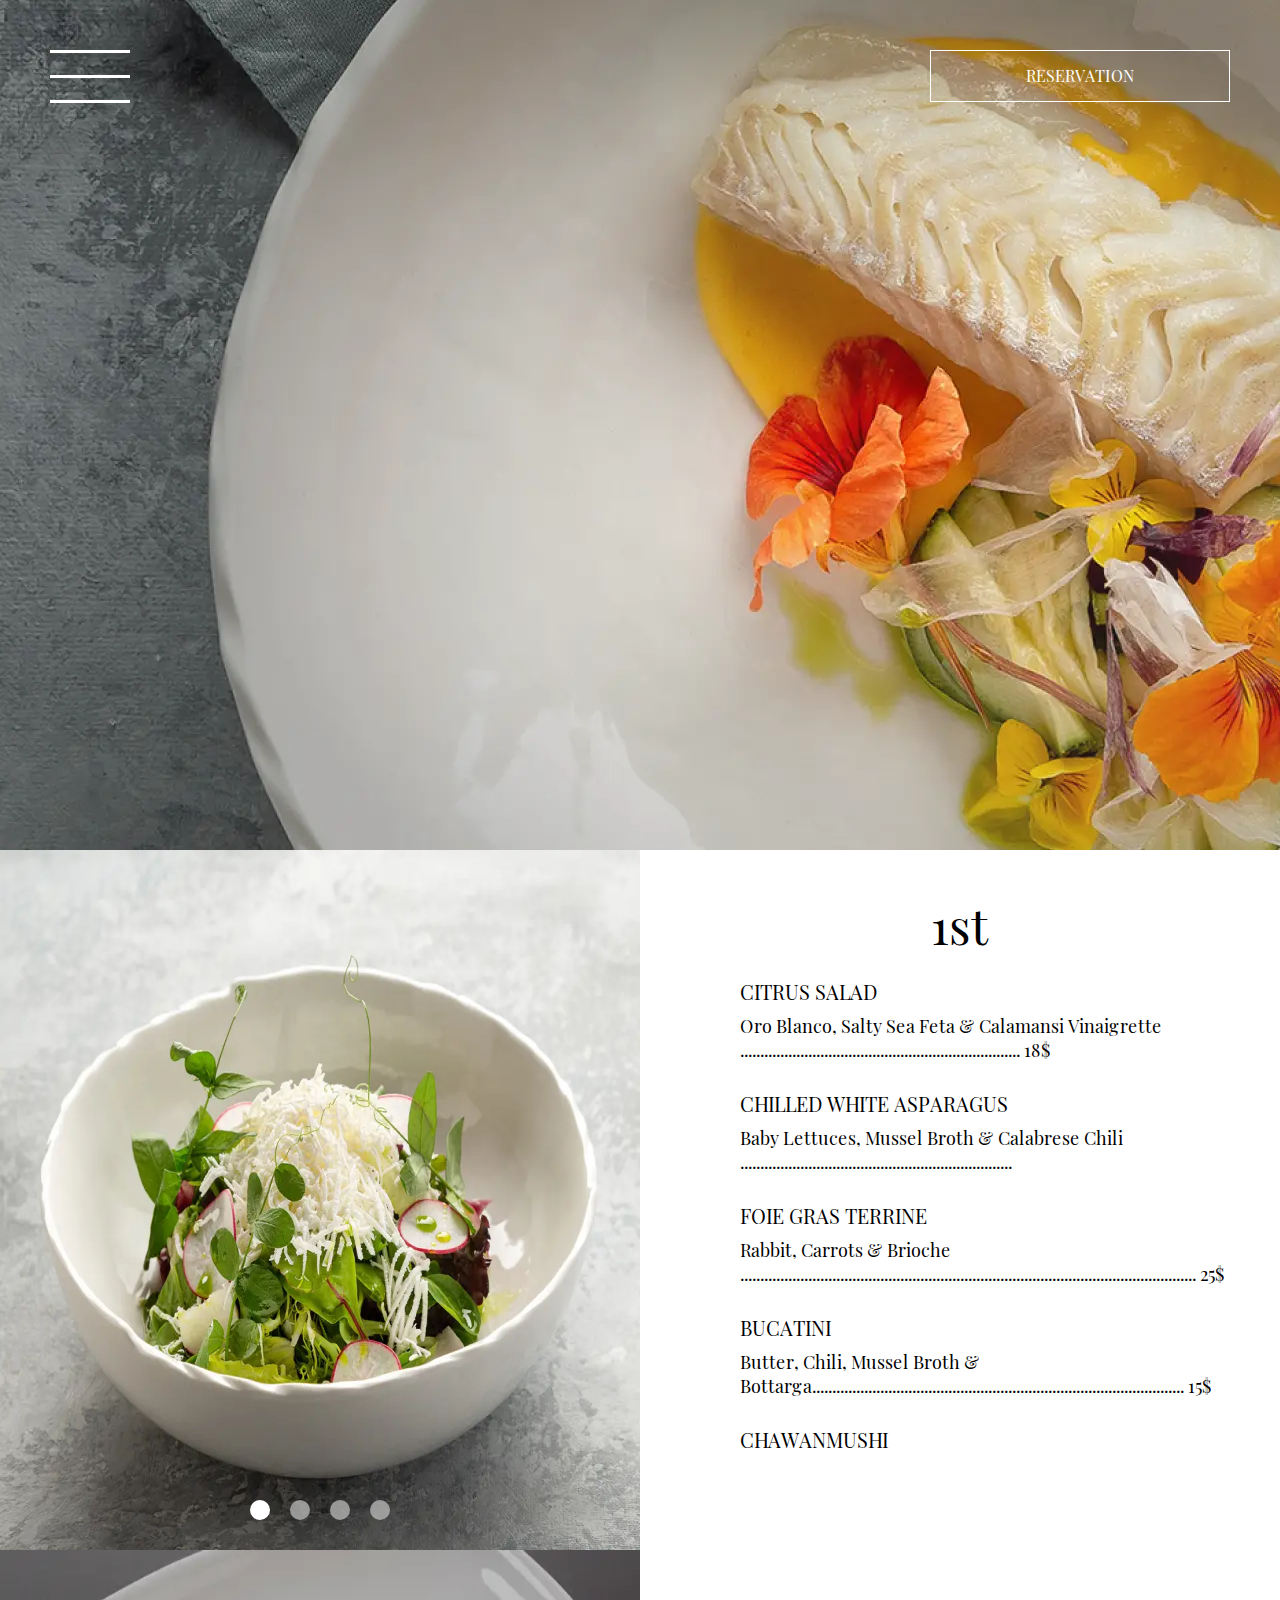
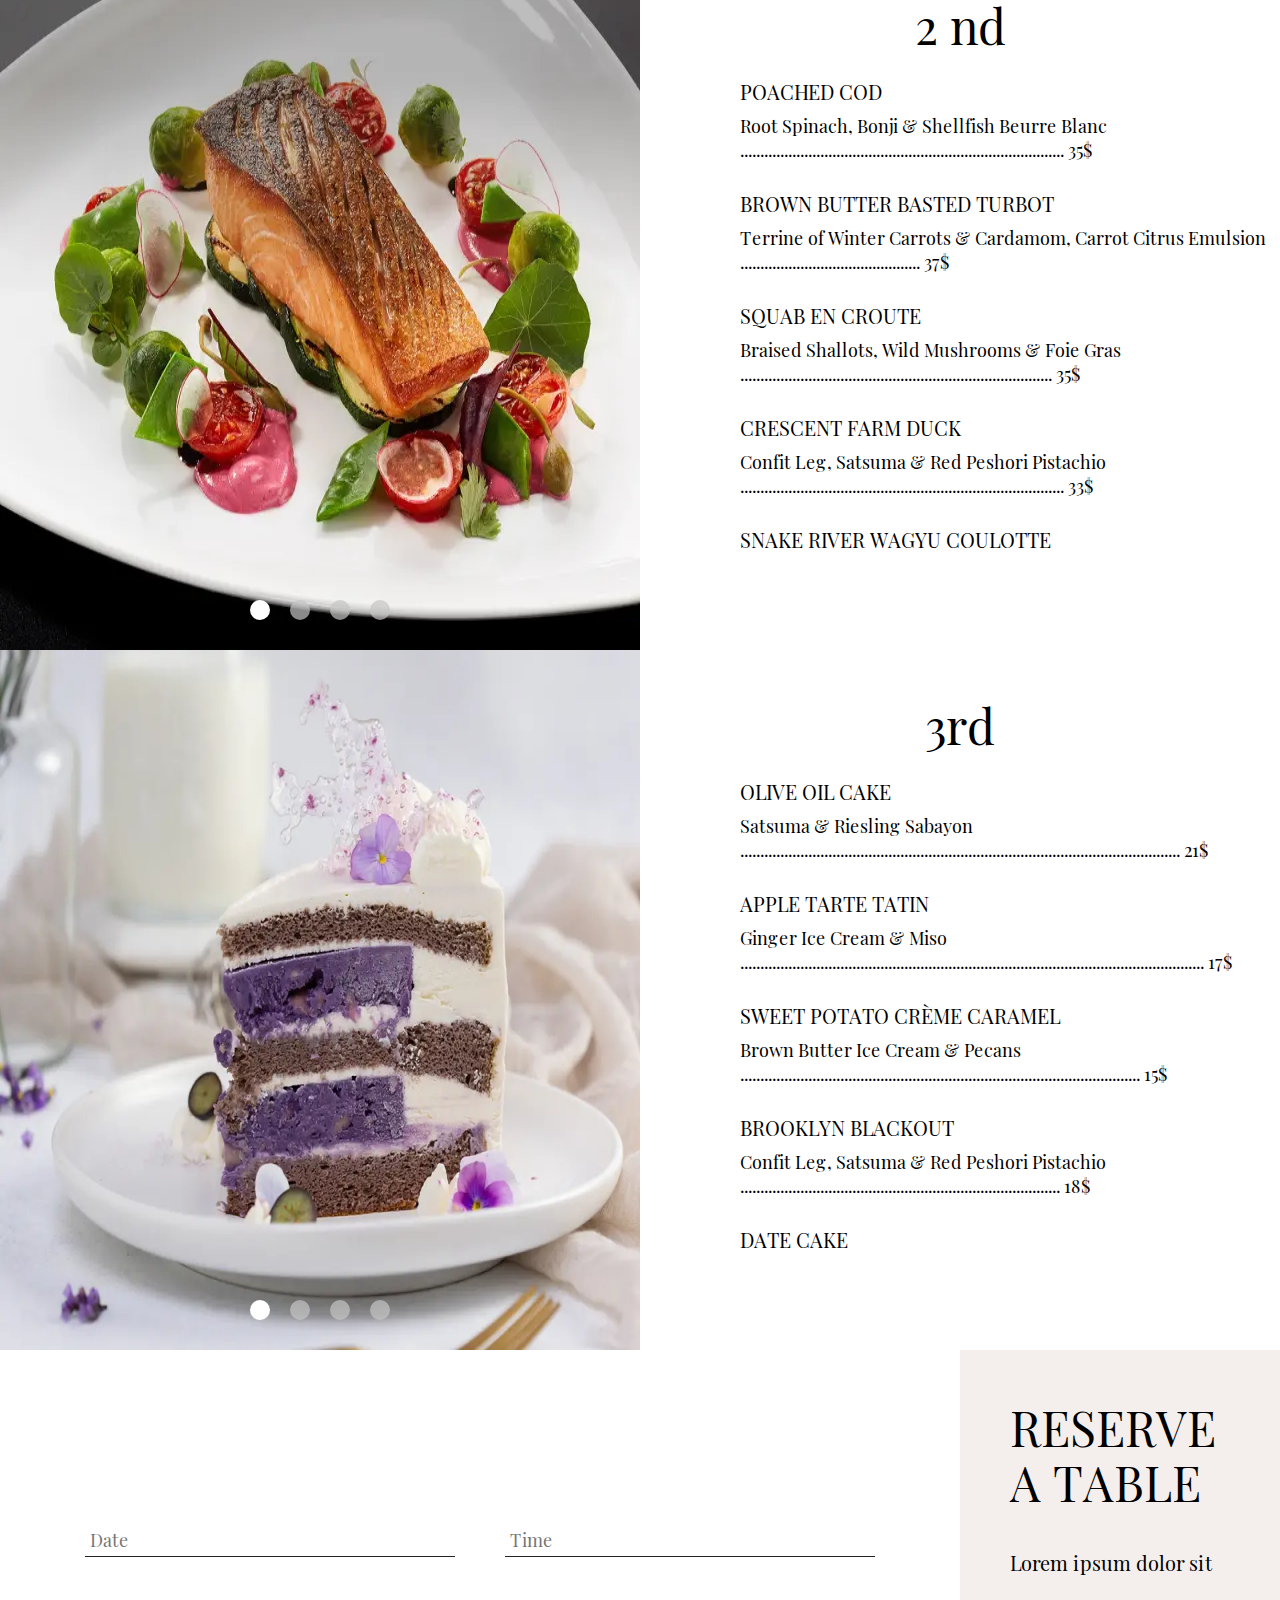
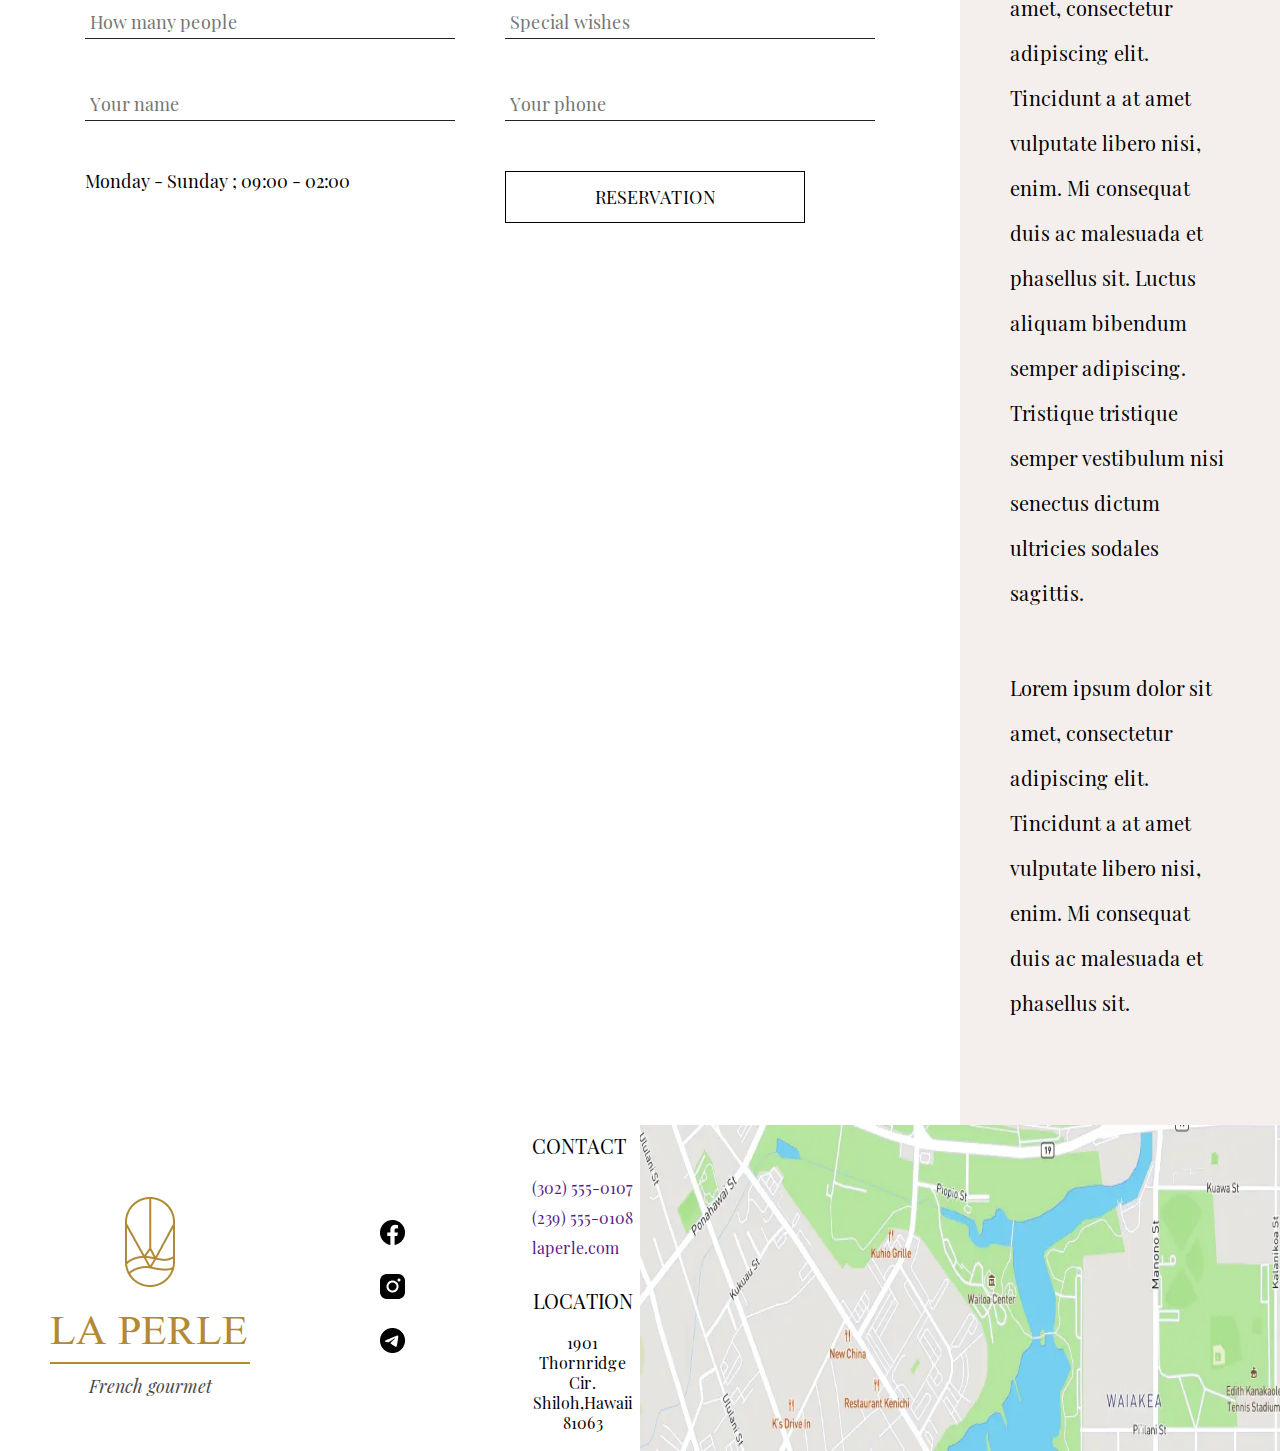
<file: menu.html>
<!DOCTYPE html><html lang="en"><head><meta charset="UTF-8"><meta http-equiv="X-UA-Compatible" content="IE=edge"><meta name="viewport" content="width=device-width, initial-scale=1.0"><title>Menu</title><link rel="stylesheet" href="style/style.min.css?_v=20220528085044"></head><body> <header class="header"> <div class="header__btn"> <div class="header__btn-line"> </div></div><a class="header__link" href="">RESERVATION</a><div class="header__menu"><a class="header__menu-logo" href="index.html"><img src="images/images/headerbg.webp" alt=""></a><h2 class="header__menu-title">LA PERLE</h2><h5 class="header__menu-minititle">French gourmet</h5><ul class="header__menu-list"> <li><a class="header__menu-link" href="menu.html">MENU </a></li><li><a class="header__menu-link" href="page.html">ABOUT </a></li><li><a class="header__menu-link" href="">RESERVATIONS </a></li><li><a class="header__menu-link" href="">NEWS </a></li><li><a class="header__menu-link" href="">EVENTS </a></li><li><a class="header__menu-link" href="">CAREERS </a></li><li><a class="header__menu-link" href="">CONTACT</a></li><div class="header__menu-sites"> <a class="header__menu-site" href=""><img src="images/images/facebook.webp" alt=""></a><a class="header__menu-site" href=""><img src="images/images/instagram.webp" alt=""></a><a class="header__menu-site" href=""><img src="images/images/telegram.webp" alt=""></a></div><div class="header__languages"> <span class="header__langugage higlighted">EN/</span><span class="header__language">RU</span></div></ul></div></header><main class="menu__main"> <div class="menu__main-content"> <div class="menu__main-slider"> <img class="menu__main-img active slider-img1" src="images/images/citrusSalad.webp" alt=""><img class="menu__main-img slider-img1" src="images/images/crab.webp" alt=""><img class="menu__main-img slider-img1" src="images/images/fish-bigger.webp" alt=""><img class="menu__main-img slider-img1" src="images/images/oliveCake.webp" alt=""><div class="menu__main-comtroll"> <span class="menu__main-btn active slider-btn1"></span><span class="menu__main-btn slider-btn1"> </span><span class="menu__main-btn slider-btn1"> </span><span class="menu__main-btn slider-btn1"></span></div></div><div class="menu__main-about"> <h2 class="menu__main-title">1st</h2><div class="menu__main-textContent"><span class="menu__text-title">CITRUS SALAD</span><p class="menu__main-text">Oro Blanco, Salty Sea Feta & Calamansi Vinaigrette ...................................................................... 18$</p><span class="menu__text-title">CHILLED WHITE ASPARAGUS</span><p class="menu__main-text">Baby Lettuces, Mussel Broth & Calabrese Chili ....................................................................</p><span class="menu__text-title">FOIE GRAS TERRINE</span><p class="menu__main-text">Rabbit, Carrots & Brioche .................................................................................................................. 25$</p><span class="menu__text-title">BUCATINI</span><p class="menu__main-text">Butter, Chili, Mussel Broth & Bottarga............................................................................................. 15$</p><span class="menu__text-title">CHAWANMUSHI</span><p class="menu__main-text">Mushrooms, Jalapeño, Radish & Scallions...................................................................................... 17$</p><span class="menu__text-title">MATZAH BALL SOUP</span><p class="menu__main-text">Poached Matzah Ball, Chicken Broth & Winter Vegetable .............................................................</p><span class="menu__text-title">TUNA</span><p class="menu__main-text">Layers of Thinly Pounded Yellowfin Tuna; Foie Gras, Toasted Baguette, Chives, Extra Virgin Olive Oil ............................................................................................................. 38$</p><span class="menu__text-title">CRAB</span><p class="menu__main-text">Warm Peekytoe Crab; Yuzu Rice, Green Tea-Nori Consommé.................................................... 55$</p><span class="menu__text-title">SALMON</span><p class="menu__main-text">Barely Cooked Faroe Islands Salmon; Black Truffle “Pot-au-Feu”.............................................. 57$</p></div></div></div><div class="menu__main-content"> <div class="menu__main-slider"> <img class="menu__main-img active slider-img2" src="images/images/fish-bigger.webp" alt=""><img class="menu__main-img slider-img2" src="images/images/citrusSalad.webp" alt=""><img class="menu__main-img slider-img2" src="images/images/crab.webp" alt=""><img class="menu__main-img slider-img2" src="images/images/oliveCake.webp" alt=""><div class="menu__main-comtroll"> <span class="menu__main-btn active slider-btn2"></span><span class="menu__main-btn slider-btn2"> </span><span class="menu__main-btn slider-btn2"> </span><span class="menu__main-btn slider-btn2"></span></div></div><div class="menu__main-about"> <h2 class="menu__main-title">2 nd</h2><div class="menu__main-textContent"><span class="menu__text-title">POACHED COD</span><p class="menu__main-text">Root Spinach, Bonji & Shellfish Beurre Blanc ................................................................................. 35$ </p><span class="menu__text-title">BROWN BUTTER BASTED TURBOT</span><p class="menu__main-text">Terrine of  Winter Carrots & Cardamom, Carrot Citrus Emulsion ............................................. 37$      </p><span class="menu__text-title">SQUAB EN CROUTE </span><p class="menu__main-text">Braised Shallots, Wild Mushrooms & Foie Gras .............................................................................. 35$</p><span class="menu__text-title">CRESCENT FARM DUCK </span><p class="menu__main-text">Confit Leg, Satsuma & Red Peshori Pistachio ................................................................................. 33$                                 </p><span class="menu__text-title">SNAKE RIVER WAGYU COULOTTE    </span><p class="menu__main-text">Turnips, Beets, Horseradish & Borscht Sauce ................................................................................ 45$</p><span class="menu__text-title">MILLBROOK VENISON SADDLE  </span><p class="menu__main-text">Beluga Lentils, Braised Cabbage & Mushroom Cacciatore ........................................................... 50$</p><span class="menu__text-title">TUNA</span><p class="menu__main-text">Layers of Thinly Pounded Yellowfin Tuna; Foie Gras, Toasted Baguette, Chives, Extra Virgin Olive Oil ............................................................................................................. 38$</p><span class="menu__text-title">CRAB</span><p class="menu__main-text">Warm Peekytoe Crab; Yuzu Rice, Green Tea-Nori Consommé.................................................... 55$</p><span class="menu__text-title">SALMON</span><p class="menu__main-text">Barely Cooked Faroe Islands Salmon; Black Truffle “Pot-au-Feu”.............................................. 57$</p></div></div></div><div class="menu__main-content"> <div class="menu__main-slider"> <img class="menu__main-img active slider-images3" src="images/images/oliveCake.webp" alt=""><img class="menu__main-img slider-images3" src="images/images/crab.webp" alt=""><img class="menu__main-img slider-images3" src="images/images/fish-bigger.webp" alt=""><img class="menu__main-img slider-images3" src="images/images/citrusSalad.webp" alt=""><div class="menu__main-comtroll"> <span class="menu__main-btn active slider-btn3"></span><span class="menu__main-btn slider-btn3"> </span><span class="menu__main-btn slider-btn3"> </span><span class="menu__main-btn slider-btn3"></span></div></div><div class="menu__main-about"> <h2 class="menu__main-title">3rd</h2><div class="menu__main-textContent"><span class="menu__text-title">OLIVE OIL CAKE</span><p class="menu__main-text">Satsuma & Riesling Sabayon .............................................................................................................. 21$</p><span class="menu__text-title">APPLE TARTE TATIN</span><p class="menu__main-text">Ginger Ice Cream & Miso .................................................................................................................... 17$</p><span class="menu__text-title">SWEET POTATO CRÈME CARAMEL</span><p class="menu__main-text">Brown Butter Ice Cream & Pecans .................................................................................................... 15$</p><span class="menu__text-title">BROOKLYN BLACKOUT</span><p class="menu__main-text">Confit Leg, Satsuma & Red Peshori Pistachio ................................................................................ 18$</p><span class="menu__text-titleWARM">DATE CAKE</span><p class="menu__main-text">Hazelnut Whiskey Sauce & Crème Fraîche Ice Cream .................................................................. 25$</p><span class="menu__text-titleFOUR">FAT FOWL (NY)</span><p class="menu__main-text">Cow's Milk, Pumpkin Seed Butter & Rhubarb ............................................................................... 30$</p><span class="menu__text-title">TUNA</span><p class="menu__main-text">Layers of Thinly Pounded Yellowfin Tuna; Foie Gras, Toasted Baguette, Chives, Extra Virgin Olive Oil ............................................................................................................. 38$</p><span class="menu__text-title">CRAB</span><p class="menu__main-text">Warm Peekytoe Crab; Yuzu Rice, Green Tea-Nori Consommé.................................................... 55$</p><span class="menu__text-title">SALMON</span><p class="menu__main-text">Barely Cooked Faroe Islands Salmon; Black Truffle “Pot-au-Feu”.............................................. 57$</p></div></div></div></main><div class="footer__top"><div class="footer__forms"><form class="footer__form" action=""><input class="footer__form-input" type="text" placeholder="Date"><input class="footer__form-input" type="text" placeholder="How many people"><input class="footer__form-input" type="text" placeholder="Your name"><p class="footer__form-about">Monday - Sunday ; 09:00 - 02:00</p></form><form class="footer__form" action=""><input class="footer__form-input" type="text" placeholder="Time"><input class="footer__form-input" type="text" placeholder="Special wishes"><input class="footer__form-input" type="text" placeholder="Your phone"><a class="main__about-link" href="">RESERVATION</a></form></div><div class="footer__about"> <h3 class="footer__about-title">RESERVE A TABLE</h3><p class="footer__about-text">Lorem ipsum dolor sit amet, consectetur adipiscing elit. Tincidunt a at amet vulputate libero nisi, enim. Mi consequat duis ac malesuada et phasellus sit. Luctus aliquam bibendum semper adipiscing. Tristique tristique semper vestibulum nisi senectus dictum ultricies sodales sagittis.</p><p class="footer__about-text">Lorem ipsum dolor sit amet, consectetur adipiscing elit. Tincidunt a at amet vulputate libero nisi, enim. Mi consequat duis ac malesuada et phasellus sit.</p></div></div><footer class="footer"><div class="footer__bottom"> <div class="footer__bottom-left"><div class="footer__bottom-logo"> <a class="header__menu-logo" href=""><img src="images/images/headerbg.webp" alt=""></a><h2 class="header__menu-title">LA PERLE</h2><h5 class="header__menu-minititle">French gourmet</h5></div><div class="footer__bottom-icons"> <a class="header__menu-site" href=""><img src="images/images/facebook.webp" alt=""></a><a class="header__menu-site" href=""><img src="images/images/instagram.webp" alt=""></a><a class="header__menu-site" href=""><img src="images/images/telegram.webp" alt=""></a></div><div class="footer__info"><div class="footer__bottom-contact"> <h5 class="footer__bottom-title">CONTACT</h5><ul></ul><li><a class="footer__bottom-text" href="">(302) 555-0107</a></li><li><a class="footer__bottom-text" href="">(239) 555-0108</a></li><li><a class="footer__bottom-text" href="">laperle.com</a></li></div><div class="footer__location"> <h5 class="footer__bottom-title">LOCATION</h5><p class="footer__bottom-text">1901 Thornridge Cir. Shiloh,Hawaii 81063 </p></div></div></div><div class="footer__map"> <img src="images/images/map.webp" alt=""></div></div></footer><script src="script/app.min.js?_v=20220528085044"> </script></body></html>
</file>
<file: style/style.min.css>
@font-face{font-family:PlayfairDisplay-Italic;src:url(../fonts/PlayfairDisplay-Italic.woff);font-weight:400}@font-face{font-family:PlayfairDisplay-Regular;src:url(../fonts/PlayfairDisplay-Regular.woff);font-weight:400}@font-face{font-family:PlayfairDisplaySC-Regular;src:url(../fonts/PlayfairDisplaySC-Regular.woff);font-weight:400}@font-face{font-family:times-new-roman;src:url(../fonts/times-new-roman.woff);font-weight:400}*{margin:0;padding:0;box-sizing:border-box;text-decoration:none;list-style:none}.higlighted{color:#b38934;font-size:20px;line-height:100%;font-family:times-new-roman}.underlined{color:#000;text-decoration:underline}.header{background:url(../images/images/headerImg.webp);background-repeat:no-repeat;background-size:cover;display:flex;justify-content:space-between;height:850px;position:relative}.header__link{display:block;padding:14px 0 15px 0;width:300px;text-align:center;color:#fff;border:1px solid #fff;height:-webkit-min-content;height:-moz-min-content;height:min-content;font-family:PlayfairDisplay-Regular;margin:50px;transition:.5s}.header__btn{width:80px;height:53px;position:relative;margin:50px;display:flex;align-items:center;cursor:pointer}.header__btn-line,.header__btn::after,.header__btn::before{content:"";width:80px;height:3px;background:#fff;position:absolute}.header__btn::after{bottom:0}.header__btn::before{top:0}.header__menu{background:#fff;width:290px;height:100%;display:flex;flex-direction:column;align-items:center;position:absolute;left:-100%;top:0;transition:.5s}.header__menu-title{font-family:times-new-roman;font-weight:400;font-size:42px;color:#b38934;padding:10px 0;margin:5px 0 10px 0;position:relative;width:200px}.header__menu-title::after{content:"";display:block;width:100%;height:2px;background:#b38934;position:absolute;bottom:0}.header__menu-logo{margin-top:22px}.header__menu-minititle{font-size:18px;line-height:24px;color:#4c4845;font-family:PlayfairDisplay-Italic;font-weight:400;margin-bottom:53px}.header__menu-list{margin-bottom:50px}.header__menu-link{font-size:20px;line-height:55px;font-family:PlayfairDisplay-Regular;font-weight:500;color:#000}.header__menu-sites{display:flex;justify-content:start;margin:50px 0}.header__menu-site{margin-right:20px}.header__language{font-size:20px;line-height:100%;font-family:times-new-roman;margin-bottom:56px}.main__about{display:flex;background:#f4efec}.main__about-content{display:flex;flex-direction:column;text-align:start;padding:50px;width:50%;height:550px}.main__about-img{width:50%;height:550px;-o-object-fit:cover;object-fit:cover}.main__about-title{font-size:48px;line-height:55px;font-family:PlayfairDisplay-Regular;color:#000}.main__about-text{margin:30px 0 50px;font-size:20px;line-height:45px;color:#000;font-family:PlayfairDisplay-Regular}.main__about-link{width:300px;padding:13px 0;text-align:center;color:#000;border:1px solid #000;font-size:18px;line-height:24px;font-family:PlayfairDisplay-Regular}.main__about:nth-of-type(2) div{align-items:flex-end}.main__about:nth-of-type(2) div p{text-align:end}.main__cards{display:-ms-grid;display:grid;-ms-grid-columns:(1fr)[3];grid-template-columns:repeat(3,1fr);-ms-grid-rows:1;grid-template-rows:1}.main__card{-ms-grid-column-span:1;grid-column:span 1;-ms-grid-row-span:1;grid-row:span 1;position:relative}.main__card-img{width:100%;height:100%}.main__card-link,.main__card-title{position:absolute;top:0;left:0;margin:50px}.main__card-title{font-size:43px;line-height:50px;color:#fff;font-family:PlayfairDisplay-Regular;font-weight:300}.main__card-link{font-size:48px;line-height:55px;color:#000;font-family:PlayfairDisplay-Regular;font-weight:300}.footer__top{display:-ms-grid;display:grid;-ms-grid-columns:(1fr)[2];grid-template-columns:repeat(2,1fr);-ms-grid-rows:(1fr)[1];grid-template-rows:repeat(1,1fr)}.footer__forms{display:flex;justify-content:center;padding:150px 60px;-ms-grid-column-span:1;grid-column:span 1}.footer__form{display:flex;flex-direction:column;gap:50px;margin:25px}.footer__form-about{font-size:18px;line-height:21px;font-family:PlayfairDisplay-Regular;color:#000}.footer__form-input{font-size:18px;line-height:21px;color:#838383;font-family:PlayfairDisplay-Regular;width:370px;border:none;display:flex;align-items:center;border-bottom:1px solid #252321;outline:0;padding:5px}.footer__about{display:flex;flex-direction:column;padding:50px;background:#f4efec;-ms-grid-column-span:1;grid-column:span 1}.footer__about-title{font-size:48px;line-height:55px;color:#000;font-family:PlayfairDisplay-Regular;font-weight:300;margin-bottom:30px}.footer__about-text{font-size:20px;line-height:45px;font-family:PlayfairDisplay-Regular;margin-bottom:50px}.footer__bottom{display:-ms-grid;display:grid;-ms-grid-columns:(1fr)[2];grid-template-columns:repeat(2,1fr);-ms-grid-rows:(1fr)[1];grid-template-rows:repeat(1,1fr)}.footer__bottom-left{display:flex}.footer__bottom-logo{display:flex;flex-direction:column;align-items:center;width:200px;margin:50px 0 0 50px}.footer__bottom-icons{display:flex;flex-direction:column;justify-content:center;gap:25px;margin:0 100px 0 130px}.footer__bottom-contact{display:flex;flex-direction:column;justify-content:center;margin-bottom:20px}.footer__bottom-text{display:inline-block;font-size:16px;line-height:20px;font-family:PlayfairDisplay-Regular;margin-bottom:10px}.footer__bottom-title{font-size:20px;line-height:25px;font-family:PlayfairDisplay-Regular;margin-bottom:20px;font-weight:400}.footer__location{display:flex;text-align:center;flex-direction:column;justify-content:center}.footer__map img{display:block;width:100%;height:100%}.footer__info{display:flex;flex-direction:column;align-items:center;justify-content:center}.main__imgBox{display:-ms-grid;display:grid;-ms-grid-columns:(1fr)[4];grid-template-columns:repeat(4,1fr);-ms-grid-rows:(1fr)[1];grid-template-rows:repeat(1,1fr)}.main__imgBox-card{-ms-grid-row-span:1;grid-row:span 1;-ms-grid-column-span:1;grid-column:span 1;position:relative;display:flex;justify-content:center}.main__imgBox-card img{width:100%;transition:.5s;filter:blur(7px)}.main__imgBox-card a{position:absolute;bottom:30px;margin:0;font-size:18px;line-height:24px;text-transform:uppercase;transition:.5s;opacity:0;transform:scale(.5)}.main__imgBox-title{font-size:48px;line-height:50px;color:#fff;font-family:PlayfairDisplay-Regular;position:absolute;z-index:2;font-weight:300;top:50px;transition:.5s;opacity:0;transform:scale(.5)}.menu__main{display:flex;flex-direction:column}.menu__main-content{display:-ms-grid;display:grid;-ms-grid-columns:(1fr)[2];grid-template-columns:repeat(2,1fr);-ms-grid-rows:(1fr)[1];grid-template-rows:repeat(1,1fr)}.menu__main-control{z-index:1}.menu__main-slider{display:flex;overflow:hidden;position:relative;height:700px}.menu__main-slider img{position:absolute;width:100%;height:100%;transform:translateX(100%);transition:0}.menu__main-slider img.active{transform:translateX(0)}.menu__main-slider div{z-index:2;display:flex;position:absolute;bottom:30px;width:100%;justify-content:center;gap:20px}.menu__main-slider div span{z-index:2;width:20px;height:20px;background:rgba(196,196,196,.7);border-radius:50%;cursor:pointer}.menu__main-slider div span.active{background:#fff}.menu__main-about{height:700px;overflow:hidden}.menu__main-title{font-size:48px;line-height:50px;font-family:PlayfairDisplay-Regular;color:#000;margin-top:50px;font-weight:300;text-align:center}.menu__main-textContent{overflow-y:scroll;height:500px;direction:rtl;padding-left:50px;margin-left:50px;display:flex;flex-direction:column;align-items:flex-end;position:relative}.menu__main-textContent span{display:block;margin:30px 0 10px 0;font-size:20px;line-height:24px;color:#000;font-family:PlayfairDisplay-Regular}.menu__main-textContent::-webkit-scrollbar{width:10px;border:5px solid #fff;background:rgba(196,196,196,.768627451)}.menu__main-textContent::-webkit-scrollbar-thumb{background:rgba(196,196,196,.768627451);width:10px;opacity:1!important;z-index:22!important}.menu__main-text{color:#000;font-size:18px;line-height:24px;font-family:PlayfairDisplay-Regular;direction:ltr}
</file>
